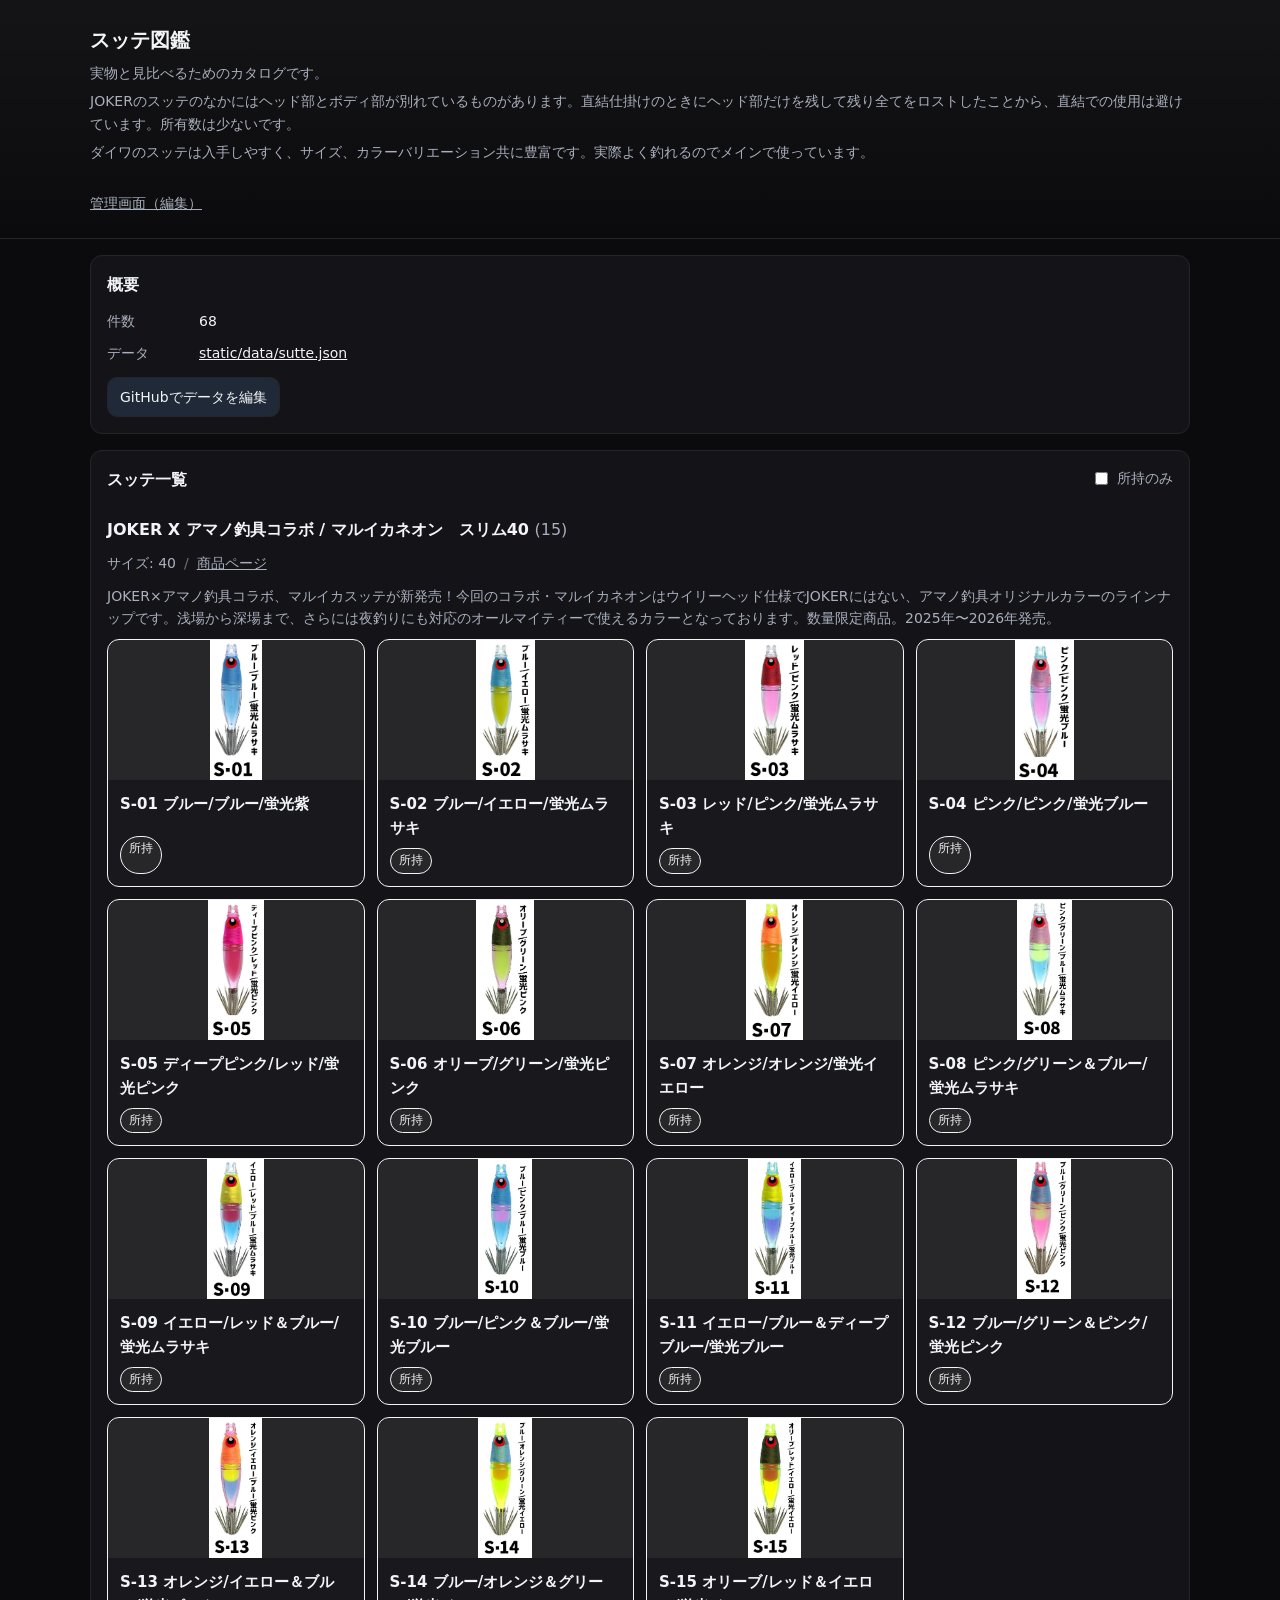
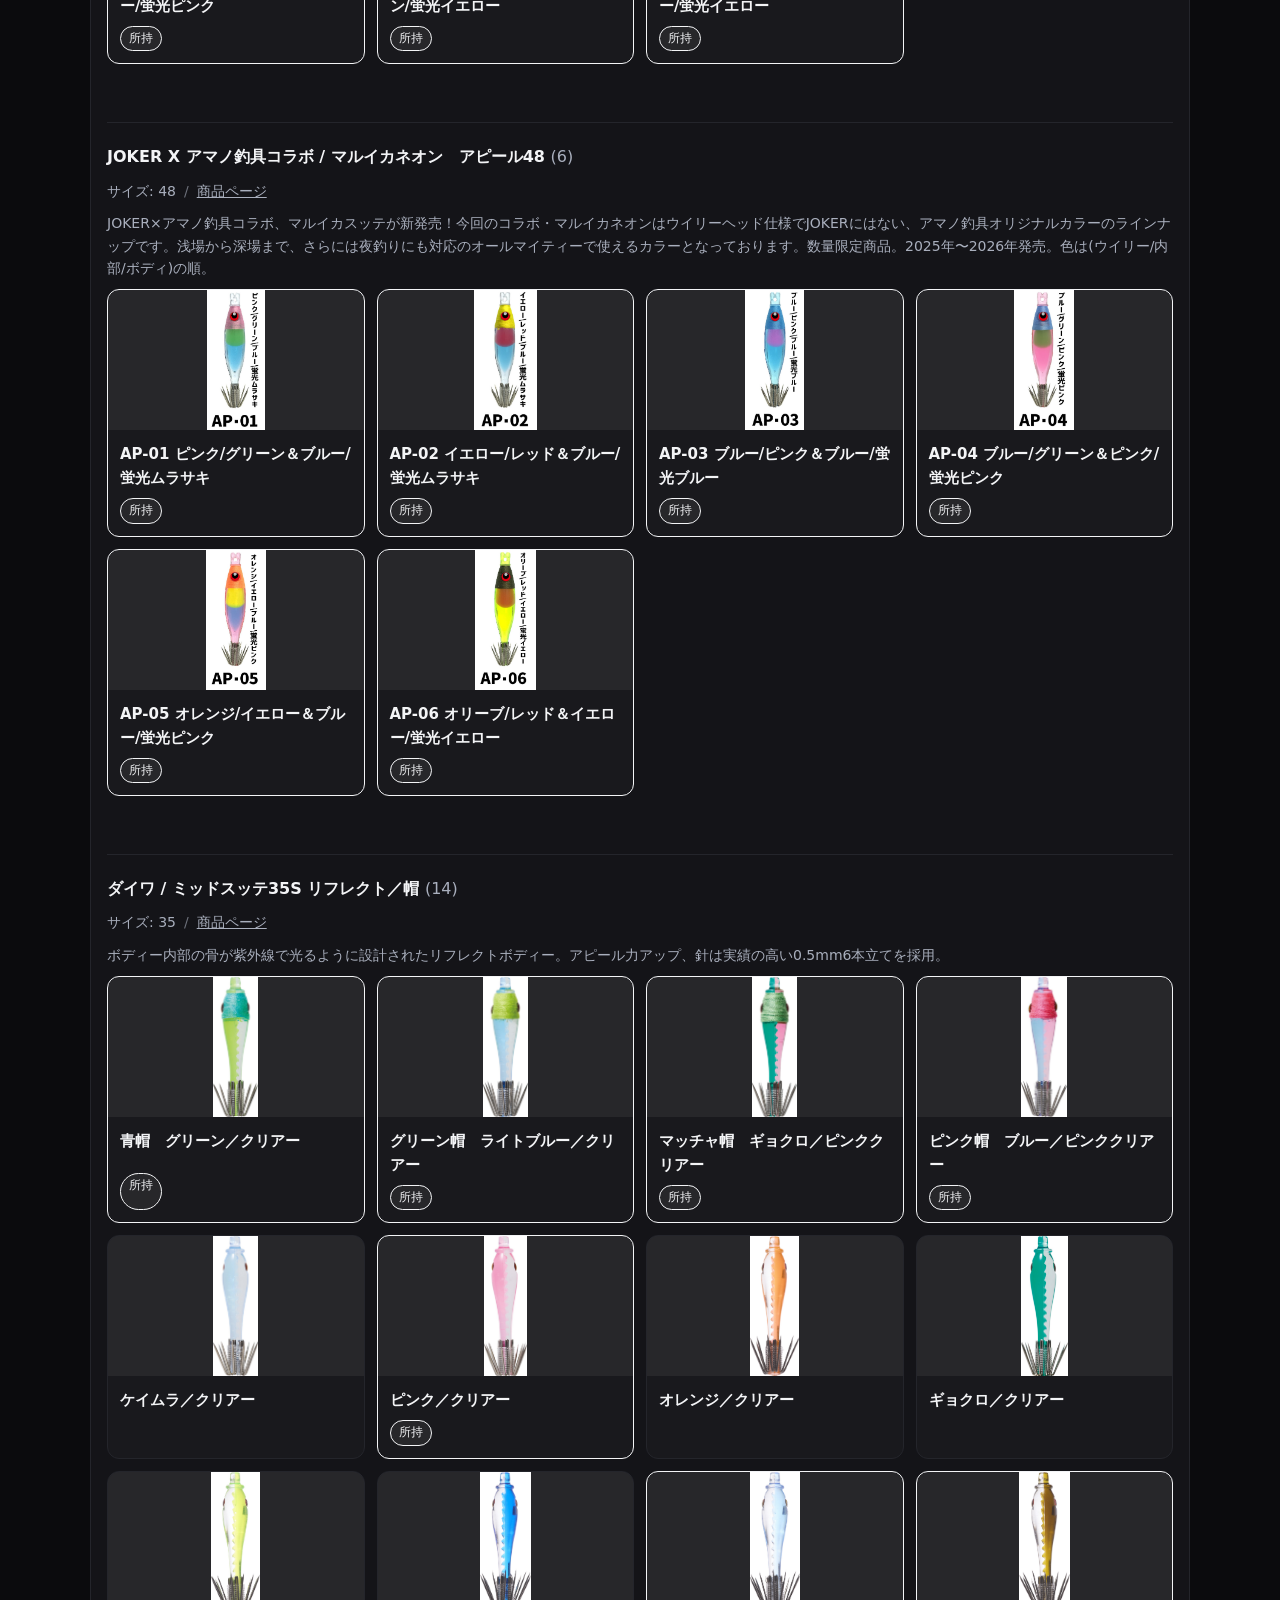
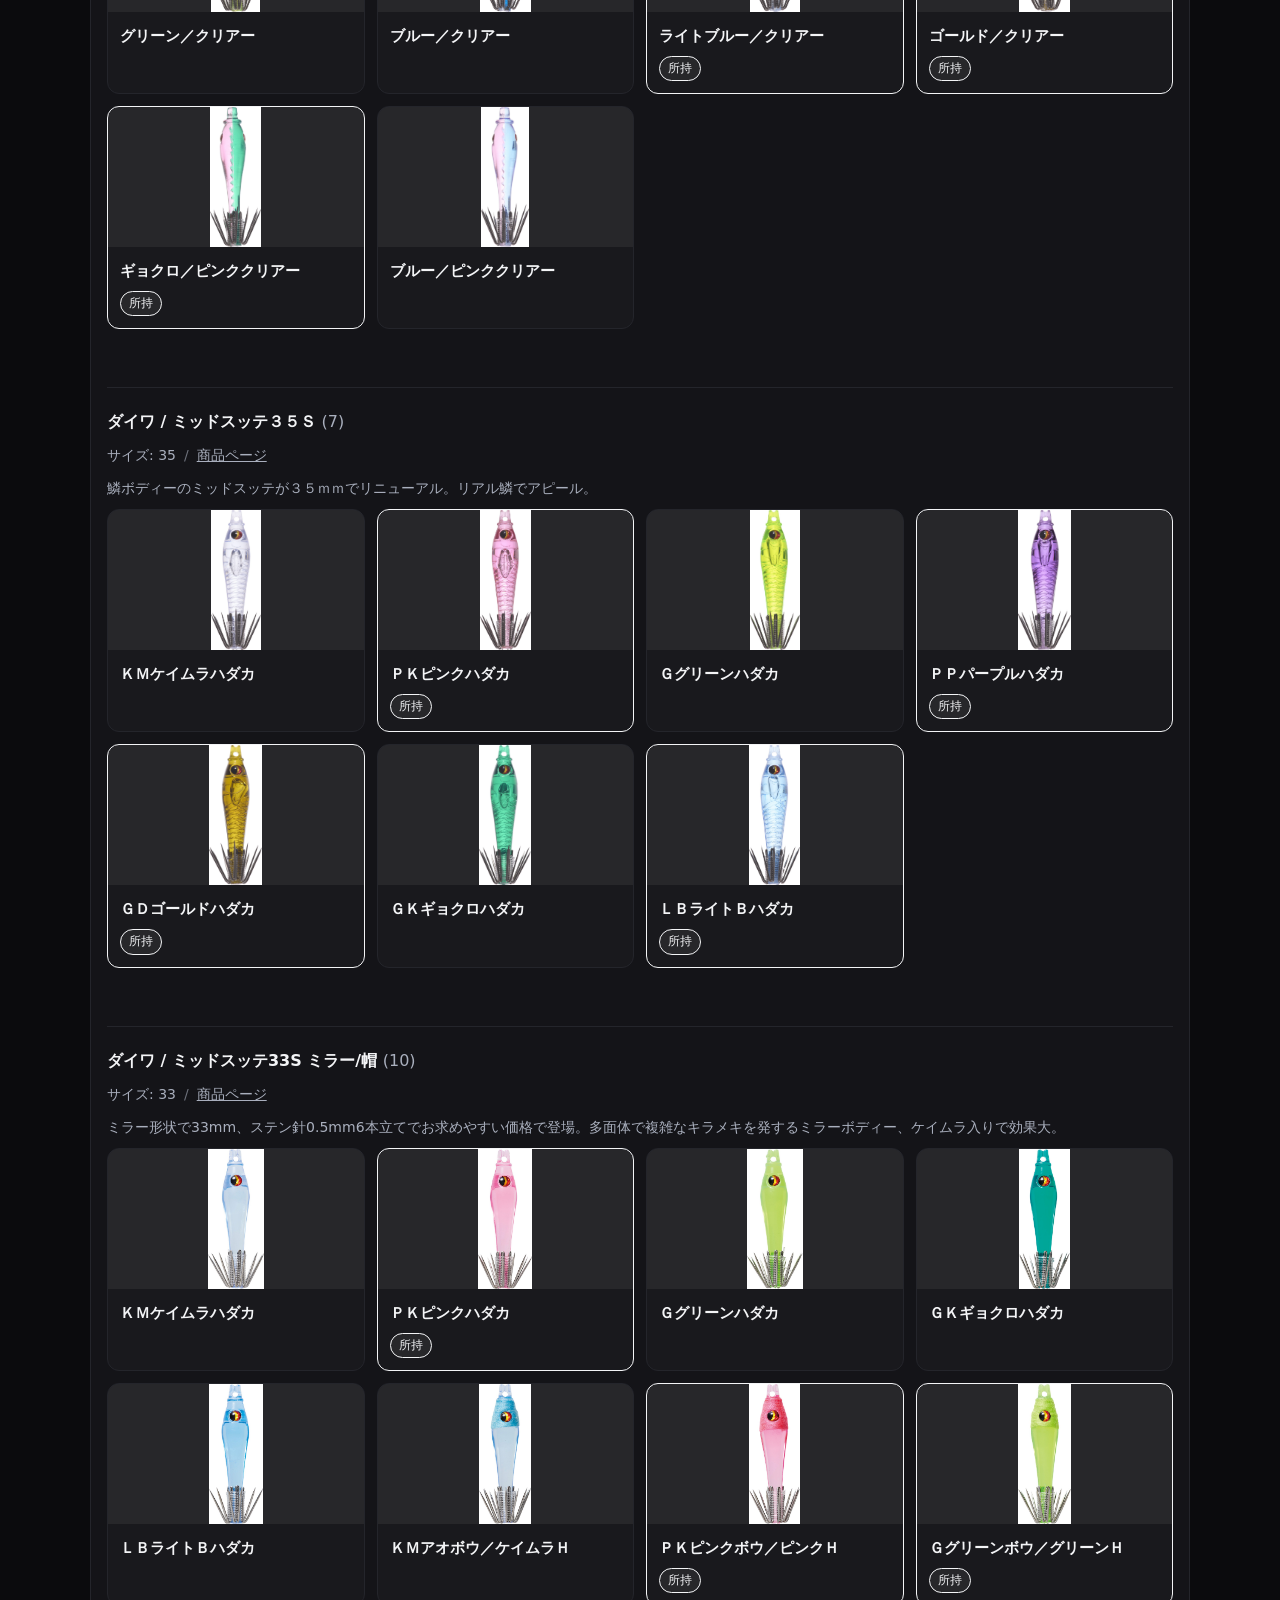
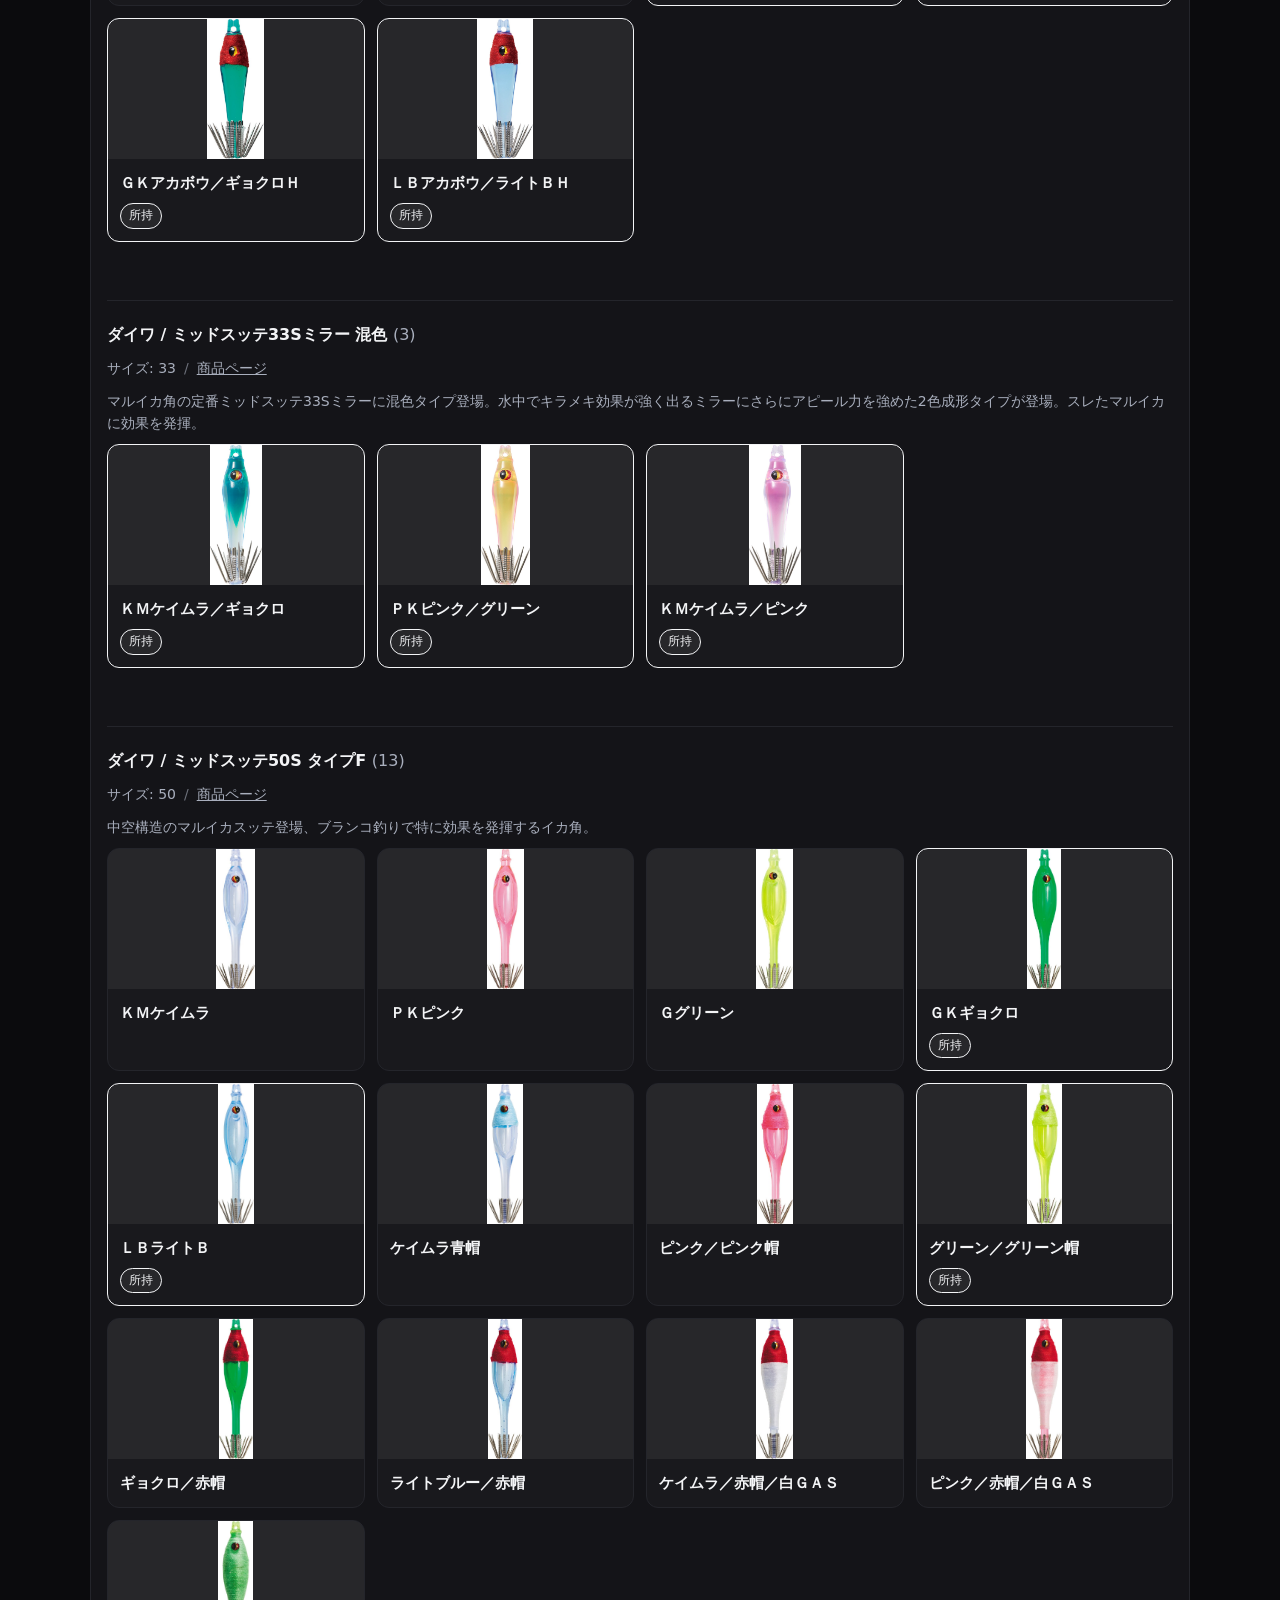
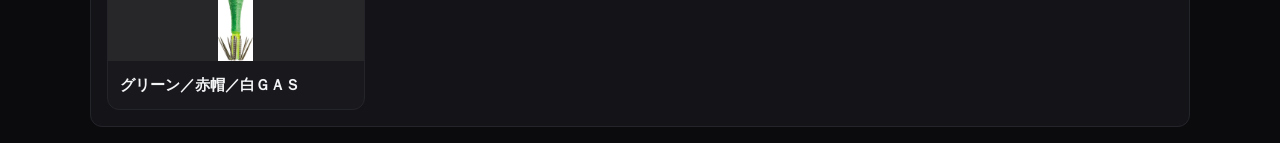
<file: index.html>
<!DOCTYPE html>
<html lang="ja">

<head>
  <meta charset="UTF-8" />
  <meta http-equiv="X-UA-Compatible" content="IE=edge" />
  <meta name="viewport" content="width=device-width, initial-scale=1.0" />

  <!-- Favicon -->
  <link rel="icon" type="image/svg+xml" href="./static/img/favicon.svg" />

  <title>スッテ図鑑</title>

  <link rel="stylesheet" href="./static/css/style.css" />

</head>

<body>

  <header class="site-header">
    <div class="container">
      <h1 class="site-title">スッテ図鑑</h1>
      <p class="site-subtitle">実物と見比べるためのカタログです。</p>
      <p class="site-subtitle">JOKERのスッテのなかにはヘッド部とボディ部が別れているものがあります。直結仕掛けのときにヘッド部だけを残して残り全てをロストしたことから、直結での使用は避けています。所有数は少ないです。</p>
      <p class="site-subtitle">ダイワのスッテは入手しやすく、サイズ、カラーバリエーション共に豊富です。実際よく釣れるのでメインで使っています。</p>
      <br>
      <p class="site-subtitle"><a href="./admin/">管理画面（編集）</a></p>
    </div>
  </header>

  <main class="container">
    <section class="panel" aria-labelledby="summary-title">
      <h2 id="summary-title" class="panel-title">概要</h2>
      <dl class="summary">
        <div class="summary-row">
          <dt>件数</dt>
          <dd><span id="sutte-count">-</span></dd>
        </div>
        <div class="summary-row">
          <dt>データ</dt>
          <dd><a id="data-link" href="./static/data/sutte.json">static/data/sutte.json</a></dd>
        </div>
      </dl>
      <div class="actions">
        <a id="github-edit-link" class="button" href="#" rel="noopener" target="_blank">GitHubでデータを編集</a>
      </div>
      <p id="github-edit-hint" class="hint" hidden>
        GitHub編集リンクが未設定です。GitHub上でこのリポジトリのURLを設定してください。
      </p>
    </section>

    <section class="panel" aria-labelledby="list-title">
      <div class="panel-header">
        <h2 id="list-title" class="panel-title">スッテ一覧</h2>
        <div class="filters" aria-label="表示フィルター">
          <label class="filter-toggle" for="filter-owned">
            <input id="filter-owned" type="checkbox" />
            所持のみ
          </label>
        </div>
      </div>
      <div id="status" class="status" role="status" aria-live="polite"></div>
      <div id="sutte-list" class="groups" aria-label="スッテ一覧"></div>
    </section>
  </main>

  <script type="module" src="./static/js/index.js"></script>

</body>

</html>
</file>
<file: static/css/style.css>
:root {
  --bg: #0b0b0d;
  --panel: #141418;
  --text: #f3f4f6;
  --muted: #a9afbd;
  --border: #24252b;
  --button: #1f2937;
}

* {
  box-sizing: border-box;
}

html {
  font-size: 62.5%;
}

body {
  margin: 0;
  font-size: 1.4rem;
  font-family: system-ui, -apple-system, "Segoe UI", Roboto, "Helvetica Neue", Arial, "Hiragino Kaku Gothic ProN",
    "Hiragino Sans", Meiryo, sans-serif;
  background: var(--bg);
  color: var(--text);
  line-height: 1.6;
}

a {
  color: inherit;
}

.container {
  width: min(1100px, calc(100% - 32px));
  margin: 0 auto;
}

.site-header {
  padding: 24px 0;
  border-bottom: 1px solid var(--border);
  background: linear-gradient(180deg, rgba(255, 255, 255, 0.04), rgba(255, 255, 255, 0));
}

.site-title {
  font-size: 2.0rem;
  margin: 0;
}

.site-subtitle {
  margin: 6px 0 0;
  color: var(--muted);
}

.panel {
  background: var(--panel);
  border: 1px solid var(--border);
  border-radius: 12px;
  padding: 16px;
  margin: 16px 0;
}

.panel-header {
  display: flex;
  align-items: baseline;
  justify-content: space-between;
  gap: 12px;
}

.filters {
  display: flex;
  align-items: center;
  gap: 10px;
}

.filter-toggle {
  display: inline-flex;
  align-items: center;
  gap: 6px;
  color: var(--muted);
  user-select: none;
}

.filter-toggle input {
  accent-color: var(--text);
}

.panel-title {
  font-size: 1.6rem;
  margin: 0 0 12px;
}

.summary {
  display: grid;
  grid-template-columns: 1fr;
  gap: 10px;
  margin: 0;
}

.summary-row {
  display: grid;
  grid-template-columns: 80px 1fr;
  gap: 12px;
}

.summary dt {
  color: var(--muted);
}

.summary dd {
  margin: 0;
}

.actions {
  margin-top: 12px;
  display: flex;
  gap: 10px;
  flex-wrap: wrap;
}

.button {
  display: inline-flex;
  align-items: center;
  justify-content: center;
  border: 1px solid var(--border);
  background: var(--button);
  padding: 8px 12px;
  border-radius: 10px;
  text-decoration: none;
  color: var(--text);
}

.hint {
  margin: 10px 0 0;
  color: var(--muted);
}

.status {
  margin: 0 0 12px;
  color: var(--muted);
}

.groups {
  display: grid;
  gap: 36px;
}

.groups > .group + .group {
  position: relative;
  padding-top: 44px;
}

.groups > .group + .group::before {
  content: "";
  position: absolute;
  left: 0;
  right: 0;
  top: 22px;
  border-top: 1px solid var(--border);
}

.group {
  display: grid;
  gap: 10px;
}

.group-title {
  margin: 0;
  font-size: 1.6rem;
}

.group-desc {
  margin: 0;
  color: var(--muted);
}

.group-meta {
  margin: 0;
  color: var(--muted);
  display: flex;
  flex-wrap: wrap;
  gap: 8px;
  align-items: baseline;
}

.group-meta-sep {
  opacity: 0.6;
}

.group-link {
  text-decoration: underline;
}

.group-count {
  color: var(--muted);
  font-weight: 400;
}

.grid {
  display: grid;
  grid-template-columns: repeat(auto-fill, minmax(220px, 1fr));
  gap: 12px;
}

.card {
  border: 1px solid var(--border);
  border-radius: 12px;
  overflow: hidden;
  background: rgba(255, 255, 255, 0.02);
  display: grid;
  grid-template-rows: 140px 1fr;
}

.card[data-owned="true"] {
  border-color: var(--text);
}

.card[data-owned="true"] .name {
  font-weight: 700;
}

.thumb-button {
  display: block;
  padding: 0;
  border: 0;
  background: transparent;
  cursor: zoom-in;
}

.thumb {
  width: 100%;
  height: 140px;
  object-fit: contain;
  background: rgba(255, 255, 255, 0.06);
}

.image-dialog {
  padding: 0;
  border: 1px solid var(--border);
  background: var(--panel);
  color: var(--text);
  max-width: min(92vw, 1100px);
}

.image-dialog::backdrop {
  background: transparent;
}

.image-dialog-form {
  margin: 0;
  padding: 10px;
  display: grid;
  gap: 10px;
}

.image-dialog-close {
  justify-self: end;
  border: 1px solid var(--border);
  background: var(--button);
  color: var(--text);
  border-radius: 10px;
  padding: 6px 10px;
  cursor: pointer;
}

.image-dialog-img {
  width: 100%;
  height: auto;
  max-height: 80vh;
  object-fit: contain;
  background: rgba(255, 255, 255, 0.06);
}

.card-body {
  padding: 12px;
  display: grid;
  gap: 8px;
}

.name {
  font-size: 1.5rem;
  margin: 0;
}

.meta {
  margin: 0;
  color: var(--muted);
  display: grid;
  gap: 2px;
}

.tags {
  display: flex;
  flex-wrap: wrap;
  gap: 6px;
}

.tag {
  border: 1px solid var(--border);
  color: var(--muted);
  padding: 2px 8px;
  border-radius: 999px;
  font-size: 1.2rem;
}

.tag-owned {
  border-color: var(--text);
  color: var(--text);
  background: rgba(255, 255, 255, 0.06);
}

.note {
  margin: 0;
  color: var(--text);
  opacity: 0.9;
}

@media (max-width: 420px) {
  .summary-row {
    grid-template-columns: 1fr;
    gap: 2px;
  }
}
</file>
